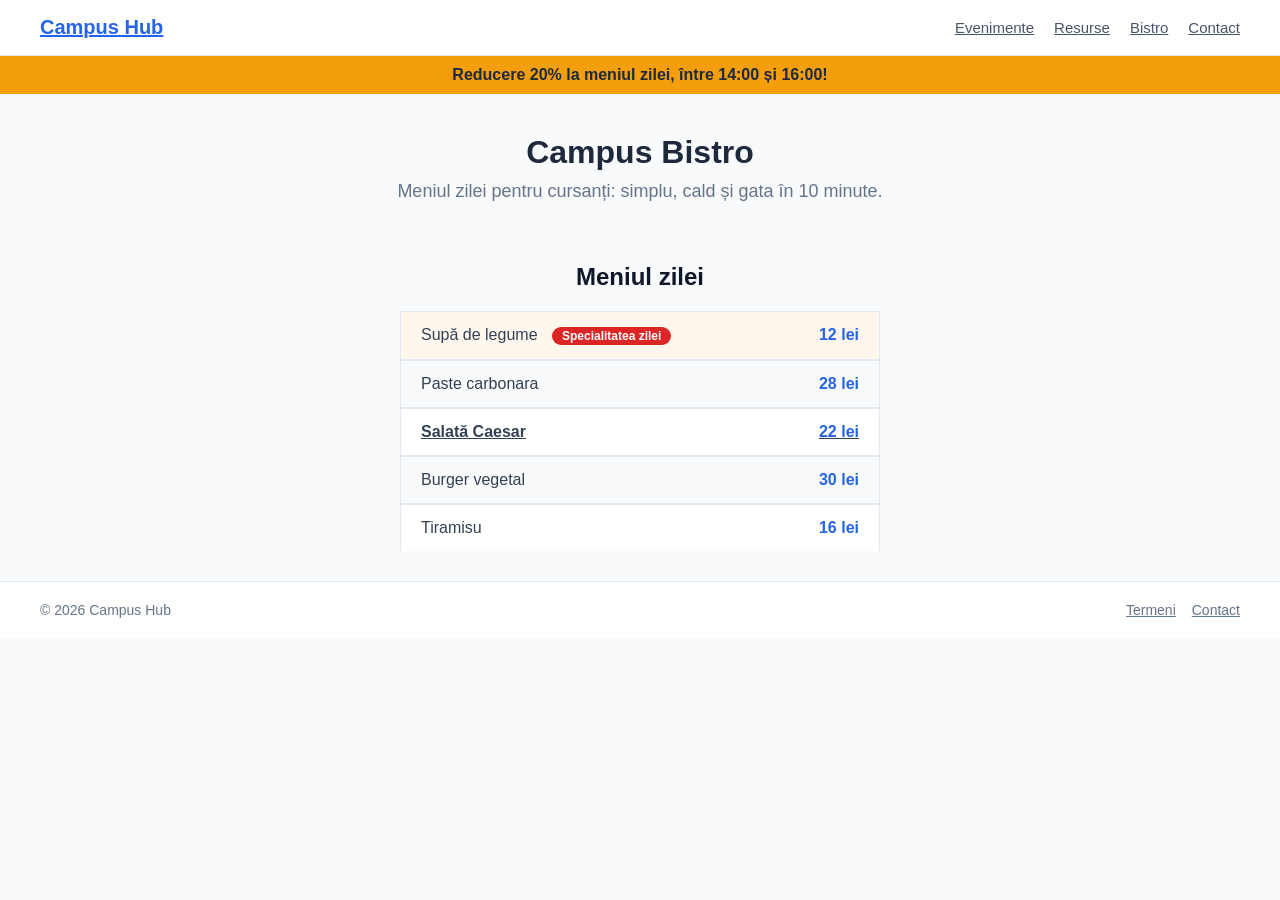
<file: bistro/bistro.html>
<!doctype html>
<html lang="ro">
  <head>
    <meta charset="UTF-8" />
    <meta name="viewport" content="width=device-width, initial-scale=1.0" />
    <title>Campus Bistro</title>

    <link rel="stylesheet" href="../style.css" />
    <link rel="stylesheet" href="bistro.css" />
    <link rel="stylesheet" href="../variabile.css" />
  </head>

  <body>
    <header class="header">
      <a class="logo" href="../index.html">Campus Hub</a>

      <nav class="nav-list">
        <a href="../index.html">Evenimente</a>
        <a href="../index.html">Resurse</a>
        <a href="bistro.html">Bistro</a>
        <a href="#">Contact</a>
      </nav>
    </header>

    <!-- Exercițiul 8: decomentează bannerul de reducere -->
    <div class="announcement-banner">
      Reducere 20% la meniul zilei, între 14:00 și 16:00!
    </div>

    <section class="bistro-section">
      <h1 class="bistro-title">Campus Bistro</h1>

      <p class="bistro-subtitle">
        Meniul zilei pentru cursanți: simplu, cald și gata în 10 minute.
      </p>

      <hr class="separator" />

      <h2>Meniul zilei</h2>

      <ul class="menu-list">
        <li class="menu-item">
          <span>
            Supă de legume
            <!-- Exercițiul 7: decomentează insigna -->
            <span class="item-badge">Specialitatea zilei</span>
          </span>
          <span class="price">12 lei</span>
        </li>
        <li class="menu-item">
          <span>Paste carbonara</span>
          <span class="price">28 lei</span>
        </li>
        <li class="menu-item">
          <span>Salată Caesar</span>
          <span class="price">22 lei</span>
        </li>
        <li class="menu-item">
          <span>Burger vegetal</span>
          <span class="price">30 lei</span>
        </li>
        <li class="menu-item">
          <span>Tiramisu</span>
          <span class="price">16 lei</span>
        </li>
      </ul>
    </section>

    <footer class="footer">
      <span>© 2026 Campus Hub</span>

      <nav class="footer-links">
        <a href="#">Termeni</a>
        <a href="#">Contact</a>
      </nav>
    </footer>
  </body>
</html>
</file>
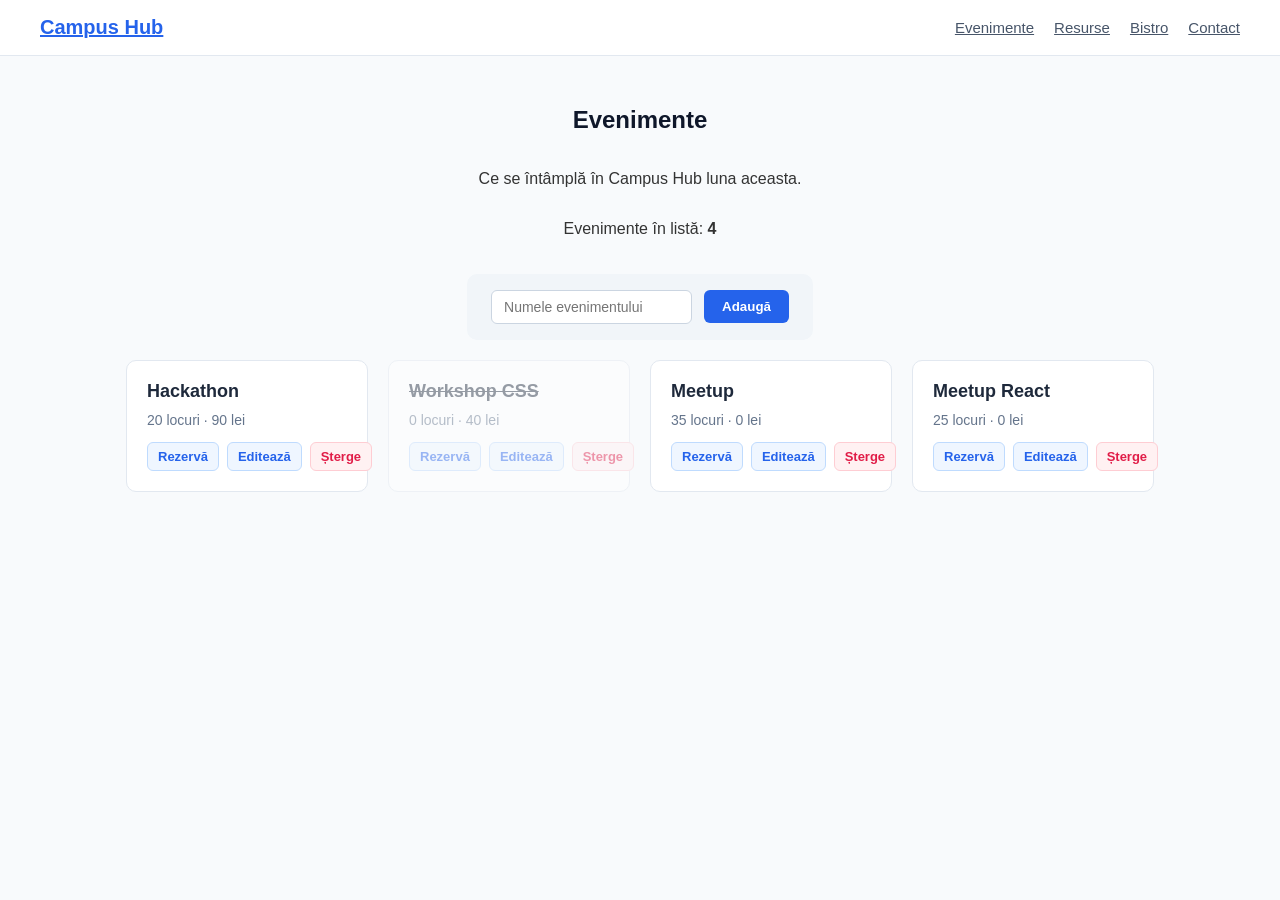
<file: evenimente/evenimente.html>
<!doctype html>
<html lang="ro">
  <head>
    <meta charset="UTF-8" />
    <meta name="viewport" content="width=device-width, initial-scale=1.0" />
    <title>Campus Hub · Evenimente</title>

    <link rel="stylesheet" href="../style.css" />
    <link rel="stylesheet" href="evenimente.css" />
    <!-- Exercițiul 1: scrie aici, după linkurile către CSS, linia <script defer src="../js/sesiunea-17.js"></script> -->
     <script defer src="../js/sesiunea-18.js"></script>
  </head>

  <body>
    <header class="header">
      <a class="logo" href="../index.html">Campus Hub</a>

      <nav class="nav-list">
        <a href="evenimente.html">Evenimente</a>
        <a href="../index.html">Resurse</a>
        <a href="../bistro/bistro.html">Bistro</a>
        <a href="#">Contact</a>
      </nav>
    </header>

    <section class="evenimente">
      <h2 id="titlu">Evenimente</h2>

      <p id="descriere">Ce se întâmplă în Campus Hub luna aceasta.</p>

      <p>Evenimente în listă: <strong id="contor">3</strong></p>

      <!-- Sesiunea 18: câmpul și butonul de adăugare. Acum doar stau aici; în sesiunea 18 le legăm cu click. -->
      <div class="signup-form">
        <input class="form-input" id="input-eveniment" type="text" placeholder="Numele evenimentului" />
        <button class="btn-submit" id="buton-adauga" type="button">Adaugă</button>
      </div>

      <!-- Sesiunea 18: fiecare card primește la bază două butoane. Stilurile lor sunt deja în evenimente.css.
           <div class="card-actions">
             <button class="btn-edit" type="button">Editează</button>
             <button class="btn-delete" type="button">Șterge</button>
           </div>
      -->

      <div class="card-container" id="lista-evenimente">
        <div class="card">
          <h3>Hackathon</h3>
          <p>20 locuri · 90 lei</p>
        </div>

        <div class="card">
          <h3>Workshop CSS</h3>
          <p>0 locuri · 40 lei</p>
        </div>

        <div class="card">
          <h3>Meetup</h3>
          <p>35 locuri · 0 lei</p>
        </div>
      </div>
    </section>
  </body>
</html>
</file>
<file: style.css>
/* Stiluri Generale */
body {
  font-family: "Segoe UI", Tahoma, Geneva, Verdana, sans-serif;
  color: #333333;
  background-color: #f8fafc;
  margin: 0;
  padding: 0;
}

/* Header & Navigare */
.header {
  display: flex;
  justify-content: space-between;
  align-items: center;
  background-color: #ffffff;
  padding: 16px 40px;
  border-bottom: 1px solid #e2e8f0;

  position: sticky;
  top: 0;
  z-index: 10;
}

.logo {
  font-size: 20px;
  font-weight: 700;
  color: #2563eb;
}

.nav-list {
  display: flex;
  gap: 20px;
  align-items: center;
}

.nav-list a {
  color: #475569;
  font-size: 15px;
  font-weight: 500;
}

a {
  color: #2563eb;
}

/* Secțiuni și Separatore */
section {
  padding: 30px 40px;
  display: flex;
  flex-direction: column;
  align-items: center;
}

.separator {
  border: 0;
  border-top: 1px solid #e2e8f0;
  margin: 20px 40px;
}

/* Secțiunea Hero / Principală */
.hero-section {
  background-color: #ffffff;
  border-bottom: 1px solid #e2e8f0;
}

.hero-title {
  font-size: 2rem;
  font-weight: 700;
  color: #1e293b;
  margin: 10px 0;
}

/* Diferența dintre pseudo-clasă și pseudo-element:
   - pseudo-clasa (:hover) stilizează elementul existent într-o anumită stare
     (ex. când mouse-ul este deasupra lui);
   - pseudo-elementul (::after) creează o parte nouă, virtuală, a elementului
     (ex. un emoji adăugat după text, care nu există în HTML). */

/* Pseudo-clasă: la hover se schimbă culoarea */
.hero-title:hover {
  color: #2563eb;
}

/* Pseudo-element: emoji după titlu */
.hero-title::after {
  content: " 🎓";
}

.hero-subtitle {
  font-size: 1.125rem;
  text-align: center;
  font-weight: 400;
  color: #64748b;
  margin: 0 0 20px 0;
}

.hero-img {
  width: 250px;
  max-width: 100%;
  border-radius: 12px;
  margin: 15px 0;

  top: 100px;
}

.btn-link {
  display: flex;
  align-items: center;
  justify-content: center;
  background-color: #eff6ff;
  color: #2563eb;
  padding: 10px 20px;
  border-radius: 8px;
  font-weight: 600;
  margin: 15px 0;
}

/* Liste de informații */
.info-list {
  display: flex;
  gap: 25px;
  padding: 0;
  margin: 20px 0;
}

.info-list li {
  display: flex;
  align-items: center;
  gap: 8px;
  color: #475569;
  font-weight: 500;
}

/* Formular înscriere */
.signup-form {
  display: flex;
  align-items: center;
  gap: 12px;
  background-color: #f1f5f9;
  padding: 16px 24px;
  border-radius: 10px;
  margin: 20px 0;
}

.form-label {
  display: flex;
  align-items: center;
  gap: 10px;
  font-weight: 600;
  color: #334155;
}

.form-input {
  padding: 8px 12px;
  border: 1px solid #cbd5e1;
  border-radius: 6px;
  font-size: 14px;
}

.btn-submit {
  display: flex;
  align-items: center;
  gap: 8px;
  background-color: #2563eb;
  color: #ffffff;
  border: none;
  padding: 9px 18px;
  border-radius: 6px;
  font-weight: 600;
}

/* Tabel */
.schedule-table {
  border-collapse: collapse;
  margin: 20px 0;
  width: 100%;
  max-width: 300px;
  background-color: #ffffff;
  border: 1px solid #e2e8f0;
  border-radius: 8px;
}

.schedule-table th {
  background-color: #f8fafc;
  color: #475569;
  font-weight: 600;
  padding: 12px;
  border-bottom: 1px solid #e2e8f0;
}

.schedule-table td {
  padding: 12px;
  color: #334155;
  border-bottom: 1px solid #f1f5f9;
}

/* Carduri Evenimente */
.evenimente h2,
.resources-section h2 {
  font-size: 24px;
  color: #0f172a;
  margin-bottom: 20px;
}

.card-container {
  display: flex;
  gap: 20px;
  justify-content: center;
  position: relative;
}

.card {
  background-color: #ffffff;
  border: 1px solid #e2e8f0;
  border-radius: 10px;
  padding: 20px;
  width: 200px;
  display: flex;
  flex-direction: column;
  gap: 10px;
  position: relative;
}

/* Tema sesiunii 7: transition pe .card (nu pe :hover), ca să meargă și la întoarcere */
.card {
  transition:
    box-shadow 0.3s ease,
    top 0.3s ease;
}

.card:hover {
  position: relative;
  top: -14px;
  box-shadow: 0 10px 24px blue;
}

#card-active {
  background-color: #1ef23a;
  right: 14px;
  z-index: 3;
}

.card-nou {
  color: white;
  padding: 2px 4px;
  border-radius: 5px;
  background-color: #fc397d;

  position: absolute;
  right: -5px;
  z-index: 2;
  /* top: -5; */
}

/* .card */

.card h3 {
  margin: 0;
  font-size: 18px;
  color: #1e293b;
  display: flex;
  align-items: center;
  gap: 8px;
}

.card p {
  margin: 0;
  color: #64748b;
  font-size: 14px;
}

.data {
  color: #2563eb;
  font-weight: 700;
}

/* Secțiunea Resurse */
.resource-description {
  color: #475569;
  max-width: 600px;
  margin-bottom: 15px;
}

code {
  background-color: #e2e8f0;
  padding: 2px 6px;
  border-radius: 4px;
  font-size: 14px;
}

.resources-list {
  display: flex;
  flex-direction: column;
  gap: 10px;
  margin-bottom: 25px;
}

.resources-list li {
  color: #334155;
}

.video-embed {
  width: 100%;
  max-width: 560px;
  height: auto;
  aspect-ratio: 16 / 9;
  border-radius: 12px;
  border: 1px solid #e2e8f0;
}

/* Footer */
.footer {
  display: flex;
  justify-content: space-between;
  align-items: center;
  background-color: #ffffff;
  padding: 20px 40px;
  border-top: 1px solid #e2e8f0;
  color: #64748b;
  font-size: 14px;
}

.footer-links {
  display: flex;
  gap: 16px;
}

.footer-links a {
  color: #64748b;
  font-weight: 500;
}

.chat-wid {
  position: fixed;
  right: 50px;
  bottom: 50px;
}

/* min-width =  */
/* width = doar daca ecranul === width */
/* max-width = de la 0 pana la max */

@media (max-width: 768px) {
  .header {
    padding: 12px 20px;
  }

  .nav-list {
    gap: 12px;
  }

  section {
    padding: 24px 20px;
  }

  .hero-title {
    font-size: 1.5rem;
    text-align: center;
  }

  .info-list {
    flex-direction: column;
    align-items: flex-start;
    gap: 12px;
  }

  .signup-form {
    flex-direction: column;
    align-items: stretch;
  }

  .form-label {
    flex-direction: column;
    align-items: flex-start;
  }

  .form-input,
  .btn-submit {
    box-sizing: border-box;
    width: 100%;
  }

  .btn-submit {
    justify-content: center;
  }

  .card-container {
    flex-direction: column;
    width: 100%;
  }

  .card {
    width: 100%;
    box-sizing: border-box;
  }

  .footer {
    flex-direction: column;
    gap: 12px;
  }

  .chat-wid {
    right: 20px;
    bottom: 20px;
  }
}

/* ==========================================================================
   Tema sesiunii 7: Campus Hub prinde viață
   ========================================================================== */

/* Rânduri alternate în agenda evenimentului */
.schedule-table tbody tr:nth-child(even) {
  background-color: #f8fafc;
}

/* Badge-ul „Nou” pulsează (doar cel din card, nu și butonul de chat) */
@keyframes pulse {
  0% {
    opacity: 1;
  }
  50% {
    opacity: 0.4;
  }
  100% {
    opacity: 1;
  }
}

.card .card-nou {
  animation: pulse 1.5s ease infinite;
}
</file>
<file: bistro/bistro.css>
/* Campus Bistro — stilurile paginii (restul vine din style.css) */
.bistro-section h2 {
  font-size: 24px;
  color: #0f172a;
  margin-bottom: 20px;
}

.bistro-title {
  font-size: 2rem;
  font-weight: 700;
  color: #1e293b;
  margin: 10px 0;
}

.bistro-subtitle {
  font-size: 1.125rem;
  color: #64748b;
  text-align: center;
  margin: 0;
}

.menu-list {
  list-style: none;
  padding: 0;
  margin: 0;
  width: 100%;
  max-width: 480px;
}

.menu-item {
  display: flex;
  justify-content: space-between;
  align-items: center;
  gap: 16px;
  background-color: #ffffff;
  border: 1px solid #e2e8f0;
  padding: 14px 20px;
  color: #334155;
}

.price {
  color: #2563eb;
  font-weight: 700;
}

/* Hover pe rânduri (specificitate mai mare, ca să meargă și peste :nth-child) */
.menu-list .menu-item:hover {
  background-color: #eff6ff;
}

/* Insigna din Exercițiul 7 */
.item-badge {
  display: inline-block;
  margin-left: 10px;
  padding: 2px 10px;
  border-radius: 999px;
  background-color: #dc2626;
  color: #ffffff;
  font-size: 12px;
  font-weight: 700;
}

/* Bannerul din Exercițiul 8 */
.announcement-banner {
  background-color: #f59e0b;
  color: #1e293b;
  text-align: center;
  font-weight: 700;
  padding: 10px 20px;
}

/* ==========================================================================
   EXERCIȚIILE DE AZI. Scrii codul sub fiecare titlu, în acest fișier.
   ========================================================================== */

/* ===== Exercițiul 1 · GHIDAT · 3 min · Primul și ultimul rând =====
   CE FACI: dă primului preparat un fundal crem (#fff7ed) și scoate linia de
   jos de la ultimul preparat. Nu atingi HTML-ul.
   E GATA CÂND:
   [x] Supă de legume are fundal crem
   [x] Tiramisu nu mai are linie sub el
   [x] Nu ai adăugat nicio clasă în HTML
   INDICIU: două reguli noi, una cu :first-child, una cu :last-child. */

.menu-item:first-child {
  background-color: #fff7ed;
}

.menu-item:last-child {
  border-bottom: none;
}

/* ===== Exercițiul 2 · SINGUR · 3 min · Rânduri alternate =====
   CE FACI: dă rândurilor pare un fundal gri deschis (#f9fafb), iar rândului
   al 3-lea text bold și subliniat (text-decoration).
   E GATA CÂND:
   [ ] Rândurile 2 și 4 au fundal gri
   [ ] Salată Caesar e bold și subliniată
   [ ] Primul rând a rămas crem (de la Ex. 1)
   INDICIU: :nth-child(even) și :nth-child(3), lipite de paranteze. */
.menu-item:nth-child(even) {
  background-color: #f9fafb;
}

.menu-item:nth-child(3) {
  font-weight: bold;
  text-decoration: underline;
}
/* ===== Exercițiul 3 · GHIDAT · 4 min · Albastrul, scris o singură dată =====
   CE FACI: logo-ul și prețurile folosesc același albastru, #2563eb, scris
   direct în CSS. Scoate-l într-o variabilă --color-primary (în :root) și
   folosește-o în ambele locuri.
   E GATA CÂND:
   [x] Logo-ul și prețurile folosesc var(--color-primary)
   [x] Pagina arată la fel ca înainte
   [x] Schimbi --color-primary în :root și se schimbă ambele locuri
   INDICIU: în :root scrii --color-primary: #2563eb; apoi la .logo și .price
   înlocuiești #2563eb cu var(--color-primary). */

.logo,
.price {
  color: var(--color-primary);
}

/* .price {
  color: var(--color-primary);
} */

/* ===== Exercițiul 4 · SINGUR · 5 min · Tema de noapte =====
   CE FACI: pornești de la :root din Ex. 3. Adaugă --bg, --text și --row-alt,
   folosește-le la body și la rândurile pare (:nth-child(even) din Ex. 2),
   apoi pune valorile de noapte.
   E GATA CÂND:
   [ ] Pagina are fundal închis și text deschis
   [ ] Rândurile pare sunt gri închis, se citesc bine
   [ ] Schimbi valorile în :root și tema se schimbă dintr-un loc
   INDICIU: noapte = --bg #111827, --text #f9fafb, --row-alt #374151. */
/* body {
  background-color: var(--bg);
  color: var(--text);
}

.menu-item:nth-child(even) {
  background-color: var(--row-alt);
} */

/* ===== Exercițiul 5 · GHIDAT · 3 min · Rândul se schimbă lin la hover =====
   CE FACI: la hover, rândul din meniu își schimbă fundalul brusc (regula
   .menu-list .menu-item:hover de mai sus). Adaugă transition pe .menu-item
   (nu pe :hover), ca schimbarea să dureze 0.3 secunde.
   E GATA CÂND:
   [ ] Treci cu mouse-ul peste un rând: culoarea alunecă, nu sare
   [ ] Mouse-ul pleacă și culoarea revine tot lin
   [ ] transition e pe .menu-item, nu pe :hover
   INDICIU: proprietatea care se schimbă e background-color. */
.menu-item {
  transition: all 0.3s ease;
}

/* ===== Exercițiul 6 · SINGUR · 3 min · Linkurile din meniu, la fel de line =====
   CE FACI: linkurile din meniu (.nav-list a) să devină albastre (#2563eb) la
   hover, iar schimbarea să dureze 0.3 secunde, lin la intrare și la ieșire.
   E GATA CÂND:
   [x] Treci cu mouse-ul peste un link: culoarea alunecă spre albastru
   [x] Mouse-ul pleacă și culoarea revine lin
   [x] transition e pe .nav-list a, nu pe :hover
   INDICIU: două reguli: .nav-list a (cu transition) și .nav-list a:hover. */

.nav-list a:hover {
  color: #2563eb;
}

.nav-list a {
  transition: color 0.3s ease;
}

/* ===== Exercițiul 7 · GHIDAT · 5 min · Insigna „Specialitatea zilei” pulsează =====
   CE FACI: decomentează insigna în bistro.html. Creează animația pulse cu
   @keyframes: insigna începe complet vizibilă, se estompează la mijloc și
   revine. Apoi atașează animația pe .item-badge.
   E GATA CÂND:
   [ ] Insigna pulsează singură, fără mouse
   [ ] Pulsul se repetă la nesfârșit
   [ ] Numele din animation e același cu cel din @keyframes
   INDICIU: 0%, 50% și 100% cu opacity (1 = vizibil, 0.3 = estompat), apoi
   animation: pulse 1.5s ease infinite; pe .item-badge. */

@keyframes pulse {
  0% {
    opacity: 1;
    width: 200px;
  }

  50% {
    opacity: 0.2;
    width: 100px;
  }

  100% {
    opacity: 1;
    width: 200px;
  }
}

.item-badge {
  animation: pulse 1.5s ease infinite;
}

/* ===== Exercițiul 8 · SINGUR · 5 min · Bannerul își schimbă culoarea =====
   CE FACI: decomentează bannerul în bistro.html. Fă-l să treacă lin de la
   galben la portocaliu și înapoi, singur, la nesfârșit.
   E GATA CÂND:
   [ ] Bannerul își schimbă culoarea singur, fără mouse
   [ ] La 100% revine la galbenul de la 0% (#f59e0b)
   [ ] Numele din animation e același cu cel din @keyframes
   INDICIU: același tipar ca la insignă, dar schimbi background-color:
   #f59e0b → #ea580c → #f59e0b, cu animation: nume 3s ease infinite; */

@keyframes banner-pulse {
  0% {
    background-color: #f59e0b;
  }

  50% {
    background-color: #ea580c;
  }

  100% {
    background-color: #f59e0b;
  }
}

.announcement-banner {
  animation: banner-pulse 1.5s ease infinite;
}
</file>
<file: variabile.css>
:root {
  --color-primary: #2563eb;
  --bg: #111827;
  --text: #f9fafb;
  --row-alt: #374151;
}
</file>
<file: evenimente/evenimente.css>
/* Campus Hub · pagina Evenimente
   Aspectul de bază (antet, carduri, câmp, buton) vine din ../style.css.
   Aici sunt doar regulile care nu există acolo. */

/* Cardurile adăugate de JavaScript trec pe rândul următor, nu ies din pagină */
.card-container {
  flex-wrap: wrap;
}

/* Clase pe care JavaScript le pune și le scoate cu classList (sesiunea 17) */
.epuizat {
  opacity: 0.45;
}

.epuizat h3 {
  text-decoration: line-through;
}

.recomandat {
  border: 2px solid #fc397d;
}

/* ==========================================================================
   Pregătit pentru sesiunea 18: butoanele de pe carduri.
   Câmpul și butonul „Adaugă” folosesc clasele din style.css:
   .signup-form, .form-input, .btn-submit.
   ========================================================================== */

/* Rândul cu butoanele Editează și Șterge, la baza cardului */
.card-actions {
  display: flex;
  gap: 8px;
  margin-top: 4px;
}

.btn-edit,
.btn-delete {
  flex: 1;
  padding: 6px 10px;
  border-radius: 6px;
  font-size: 13px;
  font-weight: 600;
  cursor: pointer;
}

.btn-edit {
  background-color: #eff6ff;
  color: #2563eb;
  border: 1px solid #bfdbfe;
}

.btn-delete {
  background-color: #fff1f2;
  color: #e11d48;
  border: 1px solid #fecdd3;
}

/* Câmpul care apare în card când editezi un eveniment */
.card-input {
  padding: 6px 10px;
  border: 1px solid #cbd5e1;
  border-radius: 6px;
  font-size: 14px;
}
</file>
